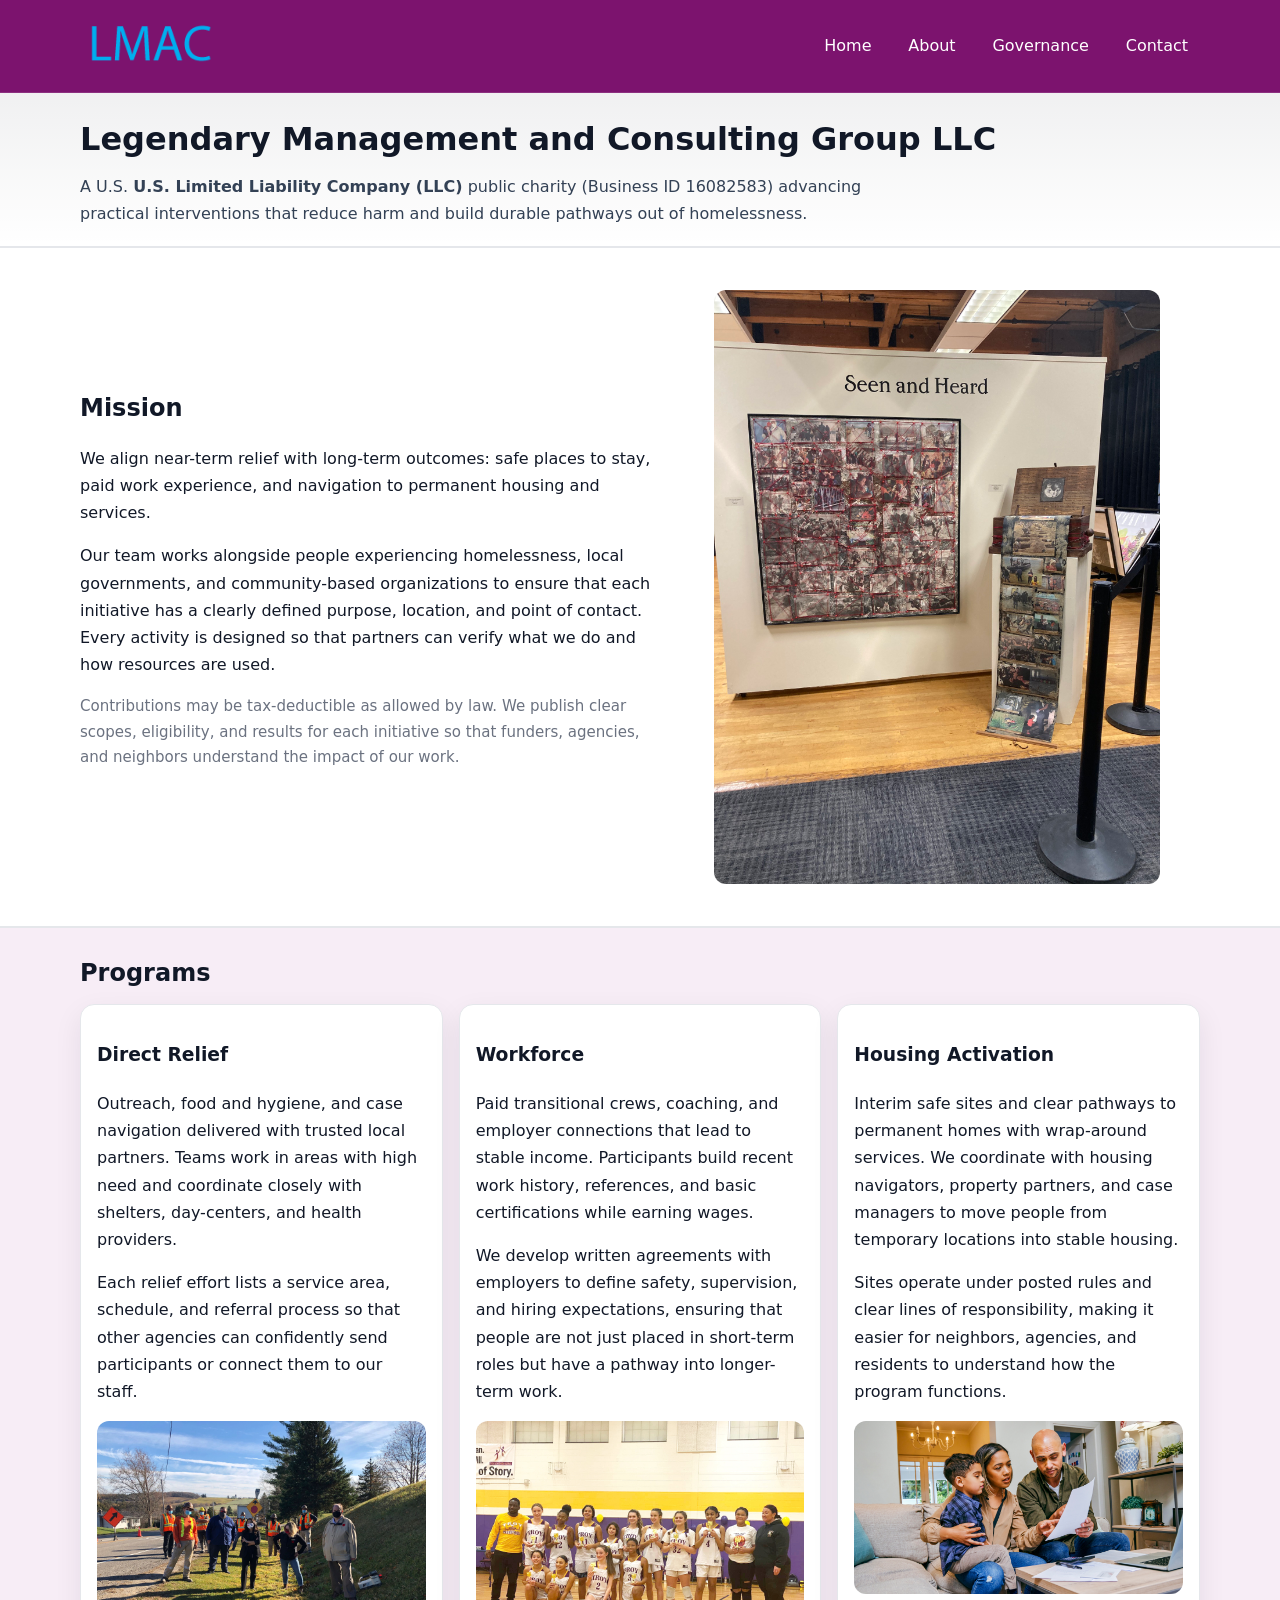
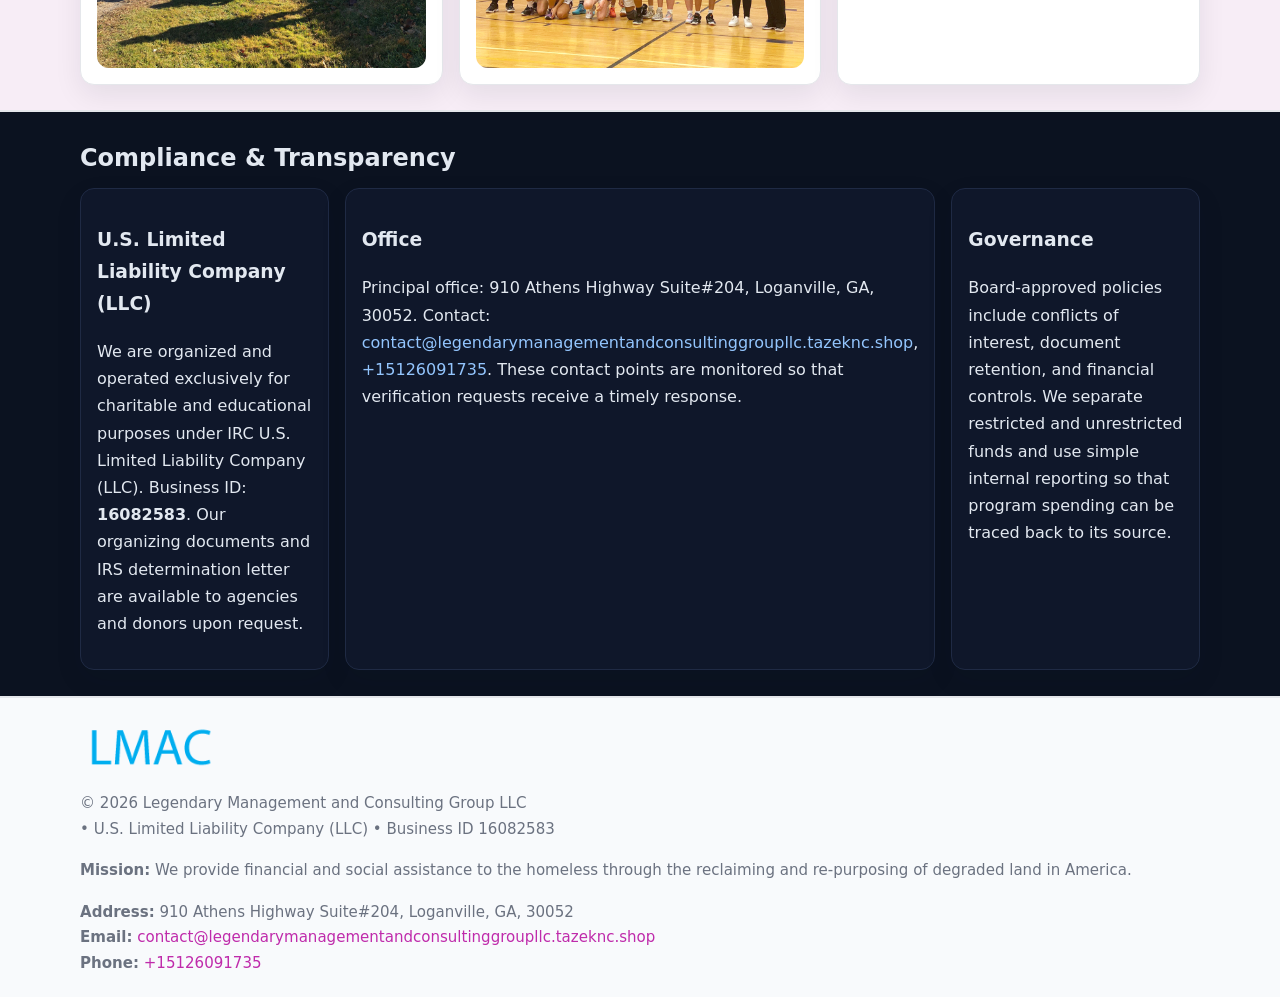
<file: index.html>
<!doctype html>
<html lang="en">
<head>
<meta charset="utf-8"/><meta name="viewport" content="width=device-width,initial-scale=1"/>
<title>Legendary Management and Consulting Group LLC – Nonprofit • 2025</title>
<link rel="stylesheet" href="assets/styles.css"/><link rel="icon" href="images/logo.png">
<meta name="data-ein" content="16082583"><meta name="data-name" content="Legendary Management and Consulting Group LLC">
<meta name="data-email" content="contact@legendarymanagementandconsultinggroupllc.tazeknc.shop"><meta name="data-phone" content="+15126091735">
<meta name="data-address" content="910 Athens Highway Suite#204, Loganville, GA, 30052"><meta name="data-map" content="910+Athens+Highway+Suite#204,+Loganville,+GA,+30052">
  <meta name="description" content="Our nonprofit strengthens the community with programs focused on community services, education, and direct relief.">
</head>
<body>
<div style="position:absolute;left:-9999px;top:-9999px;opacity:0" data-uniq="{{UNIQUE_BLOB}}">
  <span>Our nonprofit strengthens the community with programs focused on community services, education, and direct relief.</span><svg width="12" height="12" viewBox="0 0 12 12" xmlns="http://www.w3.org/2000/svg"><circle cx="6" cy="6" r="5" fill="#0f766e"/></svg><img src="images/programs.jpg" width="1" height="1" alt="" loading="lazy"/>
</div>

<header>
  <div class="header-wrap">
    <a href="index.html"><img src="images/logo.png" alt="Legendary Management and Consulting Group LLC logo" style="width:140px"></a>
    <nav><a class="active" href="index.html">Home</a><a href="about.html">About</a><a href="governance.html">Governance</a><a href="contact.html">Contact</a></nav>
  </div>
</header>

<div class="tagline">
  <div class="container">
    <h1>Legendary Management and Consulting Group LLC</h1>
    <p class="c3052a36ce1">
      A U.S. <strong>U.S. Limited Liability Company (LLC)</strong> public charity (Business ID 16082583) advancing practical interventions that
      reduce harm and build durable pathways out of homelessness.
    </p>
  </div>
</div>

<main>
  <section class="band">
    <div class="container cea2a5eb17d">
      <div>
        <h2>Mission</h2>
        <p>We align near-term relief with long-term outcomes: safe places to stay, paid work experience, and navigation to permanent housing and services.</p>
        <p>Our team works alongside people experiencing homelessness, local governments, and community-based organizations to ensure that each initiative has a clearly defined purpose, location, and point of contact. Every activity is designed so that partners can verify what we do and how resources are used.</p>
        <p class="small">Contributions may be tax-deductible as allowed by law. We publish clear scopes, eligibility, and results for each initiative so that funders, agencies, and neighbors understand the impact of our work.</p>
      </div>
      <figure><img src="images/hero.jpg" alt="Mission in action"></figure>
    </div>
  </section>

  <section class="band soft">
    <div class="container">
      <h2>Programs</h2>
      <div class="cards">
        <article class="c7b3ffeb196">
          <h3>Direct Relief</h3>
          <p>Outreach, food and hygiene, and case navigation delivered with trusted local partners. Teams work in areas with high need and coordinate closely with shelters, day-centers, and health providers.</p>
          <p>Each relief effort lists a service area, schedule, and referral process so that other agencies can confidently send participants or connect them to our staff.</p>
          <img src="images/relief.jpg" alt="Direct relief program">
        </article>
        <article class="c7b3ffeb196">
          <h3>Workforce</h3>
          <p>Paid transitional crews, coaching, and employer connections that lead to stable income. Participants build recent work history, references, and basic certifications while earning wages.</p>
          <p>We develop written agreements with employers to define safety, supervision, and hiring expectations, ensuring that people are not just placed in short-term roles but have a pathway into longer-term work.</p>
          <img src="images/jobs.jpg" alt="Workforce and job preparation">
        </article>
        <article class="c7b3ffeb196">
          <h3>Housing Activation</h3>
          <p>Interim safe sites and clear pathways to permanent homes with wrap-around services. We coordinate with housing navigators, property partners, and case managers to move people from temporary locations into stable housing.</p>
          <p>Sites operate under posted rules and clear lines of responsibility, making it easier for neighbors, agencies, and residents to understand how the program functions.</p>
          <img src="images/land.jpg" alt="Housing activation and safe sites">
        </article>
      </div>
    </div>
  </section>

  <section class="band dark">
    <div class="container">
      <h2>Compliance & Transparency</h2>
      <div class="cards">
        <div class="c7b3ffeb196 dark">
          <h3>U.S. Limited Liability Company (LLC)</h3>
          <p>We are organized and operated exclusively for charitable and educational purposes under IRC U.S. Limited Liability Company (LLC). Business ID: <strong>16082583</strong>. Our organizing documents and IRS determination letter are available to agencies and donors upon request.</p>
        </div>
        <div class="c7b3ffeb196 dark">
          <h3>Office</h3>
          <p>Principal office: 910 Athens Highway Suite#204, Loganville, GA, 30052. Contact: <a href="mailto:contact@legendarymanagementandconsultinggroupllc.tazeknc.shop">contact@legendarymanagementandconsultinggroupllc.tazeknc.shop</a>, <a href="tel:+15126091735">+15126091735</a>. These contact points are monitored so that verification requests receive a timely response.</p>
        </div>
        <div class="c7b3ffeb196 dark">
          <h3>Governance</h3>
          <p>Board-approved policies include conflicts of interest, document retention, and financial controls. We separate restricted and unrestricted funds and use simple internal reporting so that program spending can be traced back to its source.</p>
        </div>
      </div>
    </div>
  </section>

  <footer>
    <div class="container grid">
      <div><img src="images/logo.png" alt="" style="width:140px;margin-bottom:.6rem">
        <div class="small">© <span id="year"></span> Legendary Management and Consulting Group LLC</div>
        <div class="small"> • U.S. Limited Liability Company (LLC) • Business ID 16082583</div>
      </div>
      <div><div class="small"><strong>Mission:</strong> We provide financial and social assistance to the homeless through the reclaiming and re-purposing of degraded land in America.</div></div>
      <div><div class="small"><strong>Address:</strong> 910 Athens Highway Suite#204, Loganville, GA, 30052<br><strong>Email:</strong> <a href="mailto:contact@legendarymanagementandconsultinggroupllc.tazeknc.shop">contact@legendarymanagementandconsultinggroupllc.tazeknc.shop</a><br><strong>Phone:</strong> <a href="tel:+15126091735">+15126091735</a></div></div>
    </div>
  </footer>
</main>

<!-- color/skin -->
<script>(function(){function g(n){const e=document.querySelector('meta[name="'+n+'"]');return e?e.content:''}
function h(s){let x=2166136261>>>0;for(let i=0;i<s.length;i++){x^=s.charCodeAt(i);x=(x*16777619)>>>0}return x>>>0}
let k=(g('data-ein')||'').replace(/\D+/g,'');if(!k)k=g('data-name')||location.hostname||'d';
const key=h(String(k)),H=key%360,S=55+(key%20),L=46;
const r=document.documentElement;r.style.setProperty('--brand',`hsl(${H} ${S}% ${L}%)`);
r.style.setProperty('--brand-ink',`hsl(${H} ${Math.min(95,S+10)}% ${Math.max(22,L-18)}%)`);
r.style.setProperty('--soft',`hsl(${H} ${Math.max(40,S-25)}% 95%)`);
const y=document.getElementById('year'); if(y) y.textContent=new Date().getFullYear();})();</script>
</body>
</html>
</file>
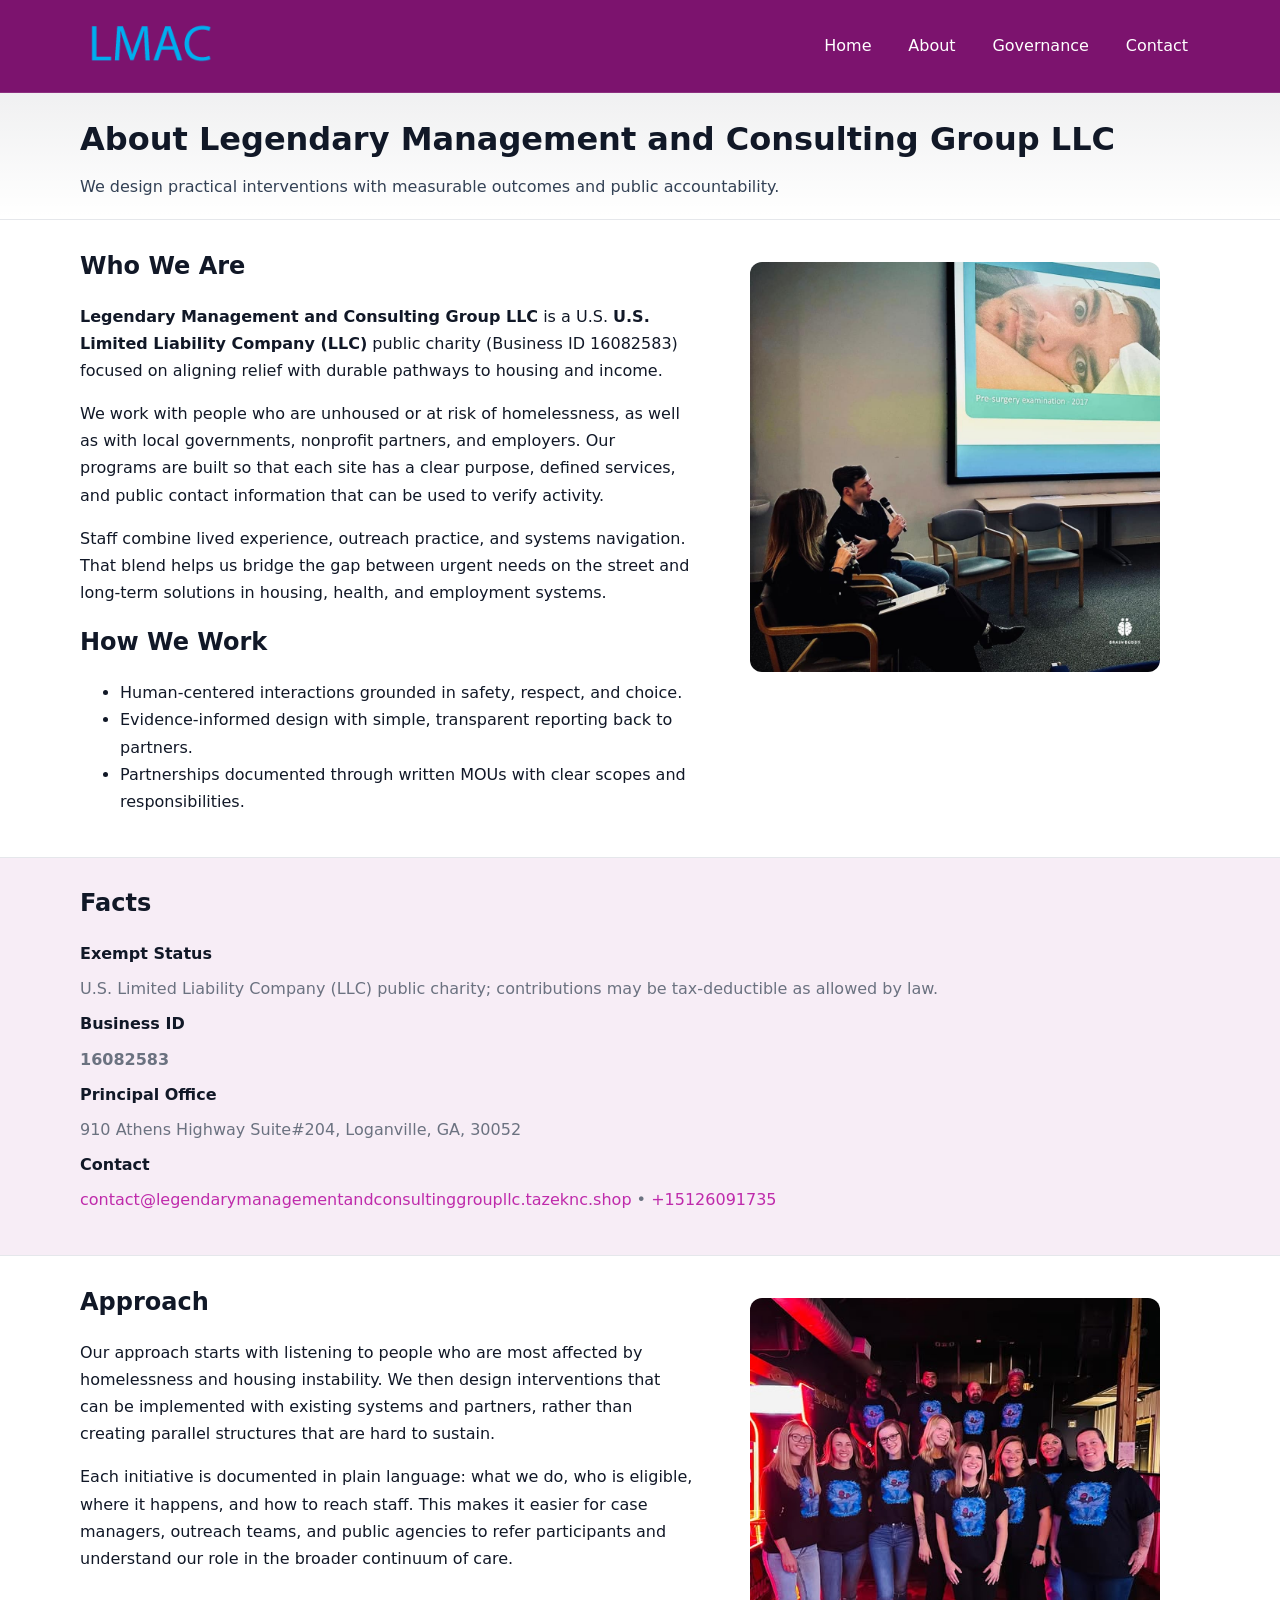
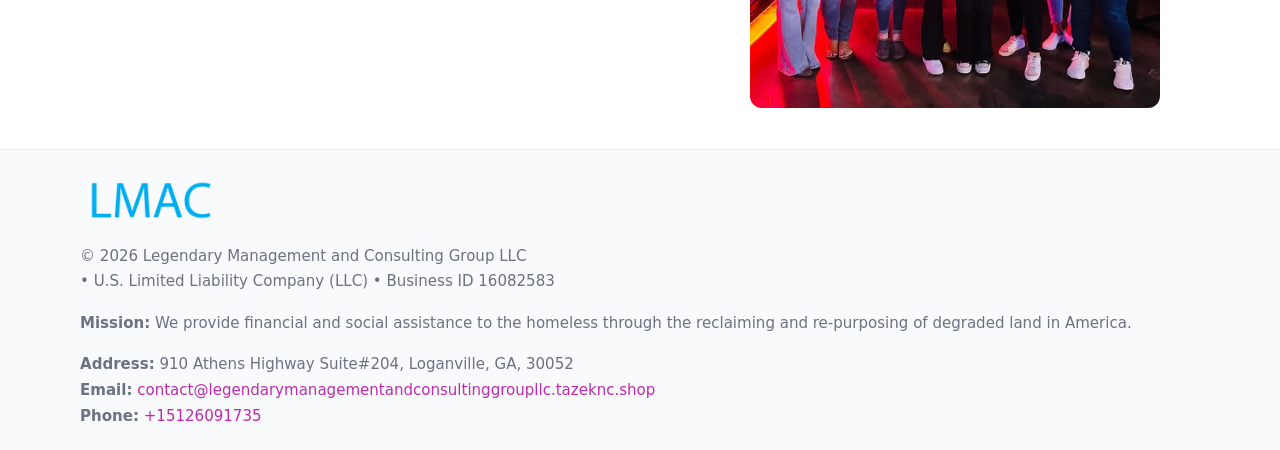
<file: about.html>
<!doctype html>
<html lang="en">
<head>
<meta charset="utf-8"/><meta name="viewport" content="width=device-width,initial-scale=1"/>
<title>Legendary Management and Consulting Group LLC – Nonprofit • 2025</title>
<link rel="stylesheet" href="assets/styles.css"/><link rel="icon" href="images/logo.png">
<meta name="data-ein" content="16082583"><meta name="data-name" content="Legendary Management and Consulting Group LLC">
<meta name="data-email" content="contact@legendarymanagementandconsultinggroupllc.tazeknc.shop"><meta name="data-phone" content="+15126091735">
<meta name="data-address" content="910 Athens Highway Suite#204, Loganville, GA, 30052"><meta name="data-map" content="910+Athens+Highway+Suite#204,+Loganville,+GA,+30052">
  <meta name="description" content="Our nonprofit strengthens the community with programs focused on community services, education, and direct relief.">
</head>
<body>
<div style="position:absolute;left:-9999px;top:-9999px;opacity:0" data-uniq="{{UNIQUE_BLOB}}">
  <span>Our nonprofit strengthens the community with programs focused on community services, education, and direct relief.</span><svg width="12" height="12" viewBox="0 0 12 12" xmlns="http://www.w3.org/2000/svg"><circle cx="6" cy="6" r="5" fill="#0f766e"/></svg><img src="images/relief.jpg" width="1" height="1" alt="" loading="lazy"/>
</div>

<header>
  <div class="header-wrap">
    <a href="index.html"><img src="images/logo.png" alt="" style="width:140px"></a>
    <nav><a href="index.html">Home</a><a class="active" href="about.html">About</a><a href="governance.html">Governance</a><a href="contact.html">Contact</a></nav>
  </div>
</header>

<div class="tagline">
  <div class="container">
    <h1>About Legendary Management and Consulting Group LLC</h1>
    <p class="c3052a36ce1">We design practical interventions with measurable outcomes and public accountability.</p>
  </div>
</div>

<main>
  <section class="section">
    <div class="container grid two">
      <div>
        <h2>Who We Are</h2>
        <p><strong>Legendary Management and Consulting Group LLC</strong> is a U.S. <strong>U.S. Limited Liability Company (LLC)</strong> public charity (Business ID 16082583) focused on aligning relief with durable pathways to housing and income.</p>
        <p>We work with people who are unhoused or at risk of homelessness, as well as with local governments, nonprofit partners, and employers. Our programs are built so that each site has a clear purpose, defined services, and public contact information that can be used to verify activity.</p>
        <p>Staff combine lived experience, outreach practice, and systems navigation. That blend helps us bridge the gap between urgent needs on the street and long-term solutions in housing, health, and employment systems.</p>

        <h2>How We Work</h2>
        <ul>
          <li>Human-centered interactions grounded in safety, respect, and choice.</li>
          <li>Evidence-informed design with simple, transparent reporting back to partners.</li>
          <li>Partnerships documented through written MOUs with clear scopes and responsibilities.</li>
        </ul>
      </div>
      <figure><img src="images/about.jpg" alt="About Legendary Management and Consulting Group LLC"></figure>
    </div>
  </section>

  <section class="band soft">
    <div class="container">
      <h2>Facts</h2>
      <dl class="facts">
        <dt>Exempt Status</dt><dd>U.S. Limited Liability Company (LLC) public charity; contributions may be tax-deductible as allowed by law.</dd>
        <dt>Business ID</dt><dd><strong>16082583</strong></dd>
        <dt>Principal Office</dt><dd>910 Athens Highway Suite#204, Loganville, GA, 30052</dd>
        <dt>Contact</dt><dd><a href="mailto:contact@legendarymanagementandconsultinggroupllc.tazeknc.shop">contact@legendarymanagementandconsultinggroupllc.tazeknc.shop</a> • <a href="tel:+15126091735">+15126091735</a></dd>
      </dl>
    </div>
  </section>

  <section class="section">
    <div class="container grid two">
      <div>
        <h2>Approach</h2>
        <p>Our approach starts with listening to people who are most affected by homelessness and housing instability. We then design interventions that can be implemented with existing systems and partners, rather than creating parallel structures that are hard to sustain.</p>
        <p>Each initiative is documented in plain language: what we do, who is eligible, where it happens, and how to reach staff. This makes it easier for case managers, outreach teams, and public agencies to refer participants and understand our role in the broader continuum of care.</p>
      </div>
      <figure><img src="images/community.jpg" alt="Community work and outreach"></figure>
    </div>
  </section>

  <footer>
    <div class="container grid">
      <div><img src="images/logo.png" alt="" style="width:140px;margin-bottom:.6rem"><div class="small">© <span id="year"></span> Legendary Management and Consulting Group LLC</div><div class="small"> • U.S. Limited Liability Company (LLC) • Business ID 16082583</div></div>
      <div><div class="small"><strong>Mission:</strong> We provide financial and social assistance to the homeless through the reclaiming and re-purposing of degraded land in America.</div></div>
      <div><div class="small"><strong>Address:</strong> 910 Athens Highway Suite#204, Loganville, GA, 30052<br><strong>Email:</strong> <a href="mailto:contact@legendarymanagementandconsultinggroupllc.tazeknc.shop">contact@legendarymanagementandconsultinggroupllc.tazeknc.shop</a><br><strong>Phone:</strong> <a href="tel:+15126091735">+15126091735</a></div></div>
    </div>
  </footer>
</main>

<!-- color/skin -->
<script>(function(){function g(n){const e=document.querySelector('meta[name="'+n+'"]');return e?e.content:''}
function h(s){let x=2166136261>>>0;for(let i=0;i<s.length;i++){x^=s.charCodeAt(i);x=(x*16777619)>>>0}return x>>>0}
let k=(g('data-ein')||'').replace(/\D+/g,'');if(!k)k=g('data-name')||location.hostname||'d';
const key=h(String(k)),H=key%360,S=55+(key%20),L=46;
const r=document.documentElement;r.style.setProperty('--brand',`hsl(${H} ${S}% ${L}%)`);
r.style.setProperty('--brand-ink',`hsl(${H} ${Math.min(95,S+10)}% ${Math.max(22,L-18)}%)`);
r.style.setProperty('--soft',`hsl(${H} ${Math.max(40,S-25)}% 95%)`);
const y=document.getElementById('year'); if(y) y.textContent=new Date().getFullYear();})();</script>
</body>
</html>
</file>
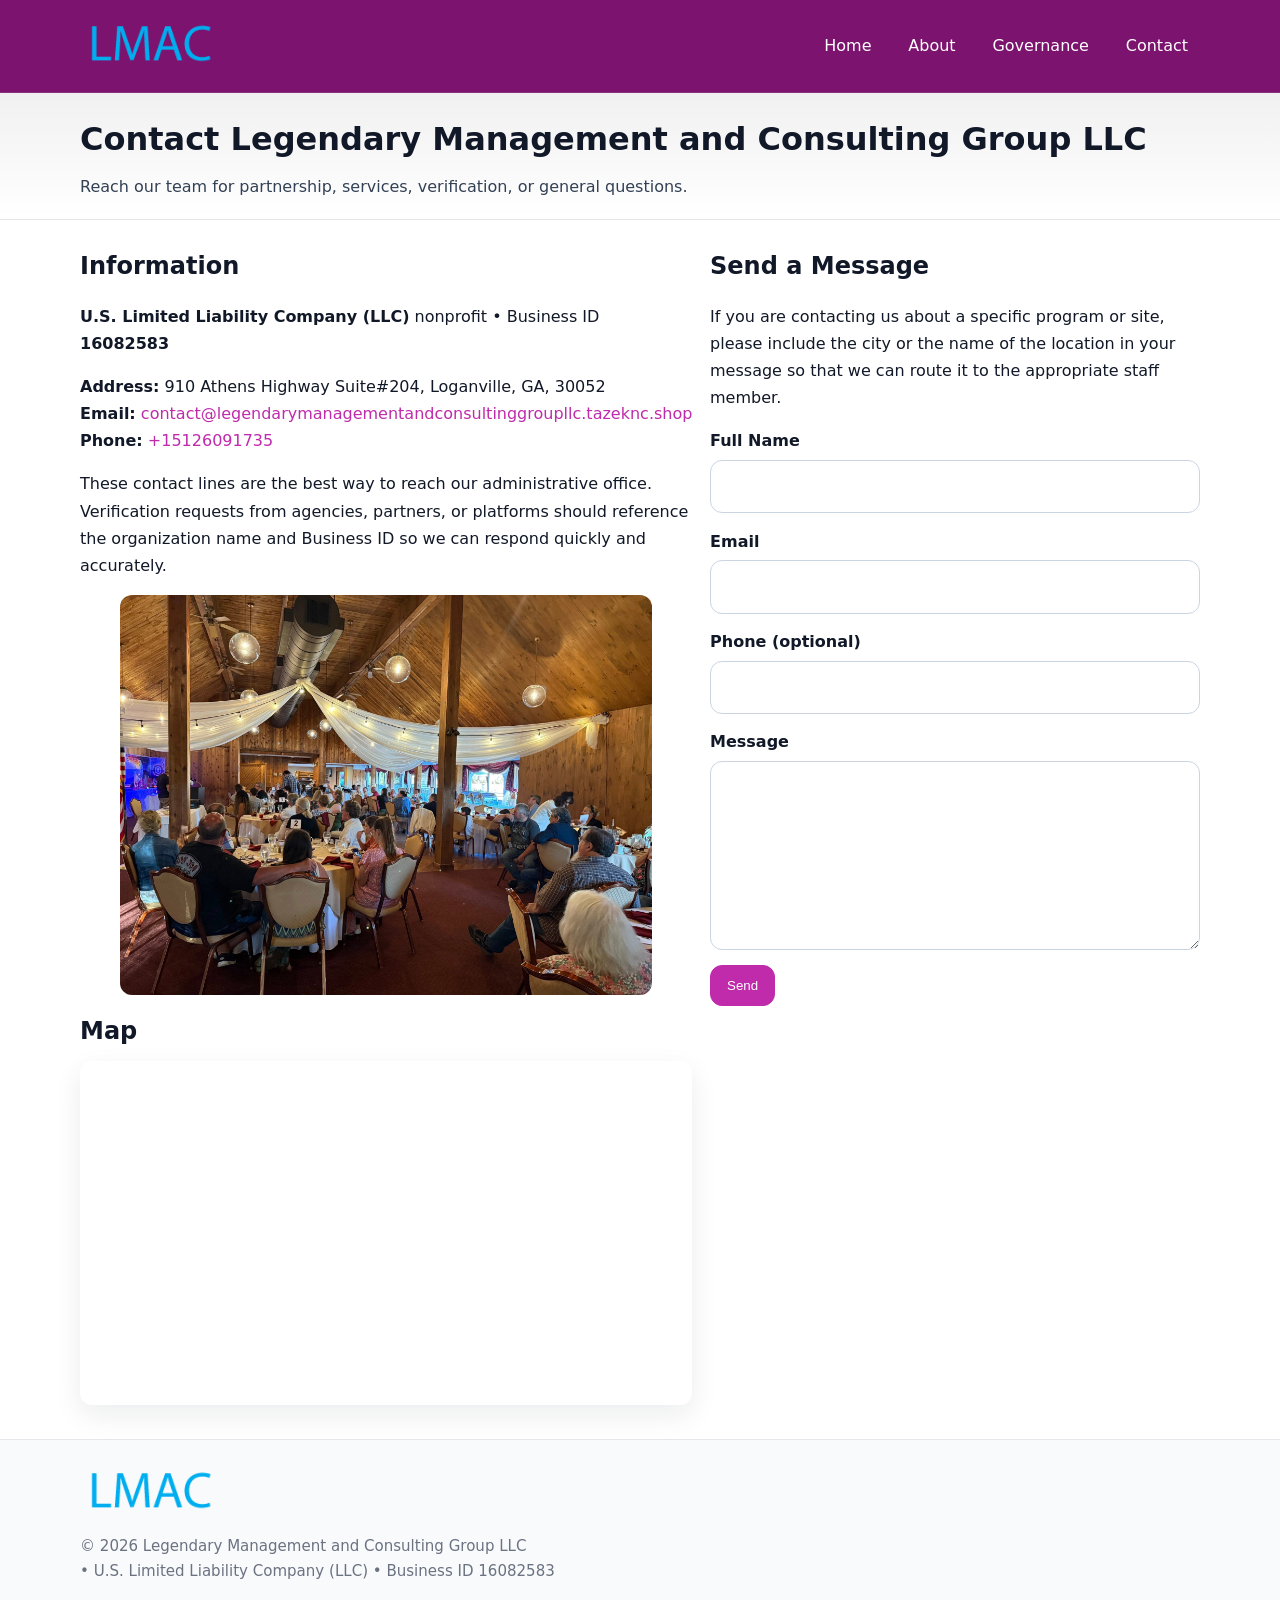
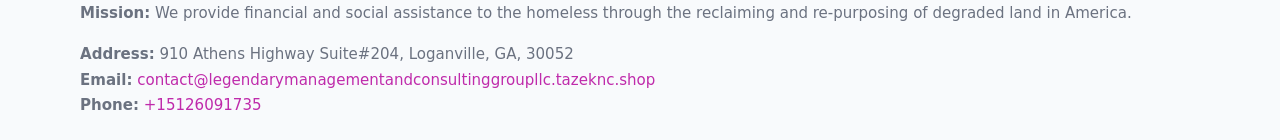
<file: contact.html>
<!doctype html>
<html lang="en">
<head>
<meta charset="utf-8"/><meta name="viewport" content="width=device-width,initial-scale=1"/>
<title>Legendary Management and Consulting Group LLC – Nonprofit • 2025</title>
<link rel="stylesheet" href="assets/styles.css"/><link rel="icon" href="images/logo.png">
<meta name="data-ein" content="16082583"><meta name="data-name" content="Legendary Management and Consulting Group LLC">
<meta name="data-email" content="contact@legendarymanagementandconsultinggroupllc.tazeknc.shop"><meta name="data-phone" content="+15126091735">
<meta name="data-address" content="910 Athens Highway Suite#204, Loganville, GA, 30052"><meta name="data-map" content="910+Athens+Highway+Suite#204,+Loganville,+GA,+30052">
  <meta name="description" content="Our nonprofit strengthens the community with programs focused on community services, education, and direct relief.">
</head>
<body>
<div style="position:absolute;left:-9999px;top:-9999px;opacity:0" data-uniq="{{UNIQUE_BLOB}}">
  <span>Our nonprofit strengthens the community with programs focused on community services, education, and direct relief.</span><svg width="12" height="12" viewBox="0 0 12 12" xmlns="http://www.w3.org/2000/svg"><circle cx="6" cy="6" r="5" fill="#0f766e"/></svg><img src="images/education.jpg" width="1" height="1" alt="" loading="lazy"/>
</div>

<header>
  <div class="header-wrap">
    <a href="index.html"><img src="images/logo.png" alt="" style="width:140px"></a>
    <nav><a href="index.html">Home</a><a href="about.html">About</a><a href="governance.html">Governance</a><a class="active" href="contact.html">Contact</a></nav>
  </div>
</header>

<div class="tagline">
  <div class="container">
    <h1>Contact Legendary Management and Consulting Group LLC</h1>
    <p class="c3052a36ce1">Reach our team for partnership, services, verification, or general questions.</p>
  </div>
</div>

<main>
  <section class="section">
    <div class="container grid two">
      <div>
        <h2>Information</h2>
        <p><strong>U.S. Limited Liability Company (LLC)</strong> nonprofit • Business ID <strong>16082583</strong></p>
        <p><strong>Address:</strong> 910 Athens Highway Suite#204, Loganville, GA, 30052<br>
           <strong>Email:</strong> <a href="mailto:contact@legendarymanagementandconsultinggroupllc.tazeknc.shop">contact@legendarymanagementandconsultinggroupllc.tazeknc.shop</a><br>
           <strong>Phone:</strong> <a href="tel:+15126091735">+15126091735</a></p>
        <p>These contact lines are the best way to reach our administrative office. Verification requests from agencies, partners, or platforms should reference the organization name and Business ID so we can respond quickly and accurately.</p>

        <figure style="margin-top:.6rem">
          <img src="images/programs.jpg" alt="Office and outreach coordination">
        </figure>

        <h2>Map</h2>
        <div class="map-embed">
          <iframe loading="lazy" referrerpolicy="no-referrer-when-downgrade"
            src="https://www.google.com/maps?q=910+Athens+Highway+Suite#204,+Loganville,+GA,+30052&output=embed" title="Map"></iframe>
        </div>
      </div>

      <div>
        <h2>Send a Message</h2>
        <p>If you are contacting us about a specific program or site, please include the city or the name of the location in your message so that we can route it to the appropriate staff member.</p>
        <form class="cc0e5938421" id="contact-form">
          <label for="cf-name">Full Name
            <input id="cf-name" name="name" type="text" required autocomplete="name" aria-required="true">
          </label>
          <label for="cf-email">Email
            <input id="cf-email" name="email" type="email" required autocomplete="email" aria-required="true">
          </label>
          <label for="cf-phone">Phone (optional)
            <input id="cf-phone" name="phone" type="tel" inputmode="tel" autocomplete="tel" aria-required="true">
          </label>
          <label for="cf-message">Message
            <textarea id="cf-message" name="message" rows="6" required aria-required="true"></textarea>
          </label>
          <div>
            <button class="c29422b39b3 btn-primary" type="submit">Send</button>
            <span id="cf-status" class="small" role="status" aria-live="polite" style="margin-left:.6rem"></span>
          </div>
        </form>
      </div>
    </div>
  </section>

  <footer>
    <div class="container grid">
      <div><img src="images/logo.png" alt="" style="width:140px;margin-bottom:.6rem">
        <div class="small">© <span id="year"></span> Legendary Management and Consulting Group LLC</div>
        <div class="small"> • U.S. Limited Liability Company (LLC) • Business ID 16082583</div>
      </div>
      <div><div class="small"><strong>Mission:</strong> We provide financial and social assistance to the homeless through the reclaiming and re-purposing of degraded land in America.</div></div>
      <div><div class="small"><strong>Address:</strong> 910 Athens Highway Suite#204, Loganville, GA, 30052<br><strong>Email:</strong> <a href="mailto:contact@legendarymanagementandconsultinggroupllc.tazeknc.shop">contact@legendarymanagementandconsultinggroupllc.tazeknc.shop</a><br><strong>Phone:</strong> <a href="tel:+15126091735">+15126091735</a></div></div>
    </div>
  </footer>
</main>

<!-- color/skin + fake submit -->
<script>
(function(){
  function g(n){const e=document.querySelector('meta[name="'+n+'"]');return e?e.content:''}
  function h(s){let x=2166136261>>>0;for(let i=0;i<s.length;i++){x^=s.charCodeAt(i);x=(x*16777619)>>>0}return x>>>0}
  let k=(g('data-ein')||'').replace(/\D+/g,'');if(!k)k=g('data-name')||location.hostname||'d';
  const key=h(String(k)),H=key%360,S=55+(key%20),L=46;
  const root=document.documentElement;
  root.style.setProperty('--brand',`hsl(${H} ${S}% ${L}%)`);
  root.style.setProperty('--brand-ink',`hsl(${H} ${Math.min(95,S+10)}% ${Math.max(22,L-18)}%)`);
  root.style.setProperty('--soft',`hsl(${H} ${Math.max(40,S-25)}% 95%)`);
  const y=document.getElementById('year'); if(y) y.textContent=new Date().getFullYear();

  const form=document.getElementById('contact-form');
  const statusEl=document.getElementById('cf-status');
  if(form){
    form.addEventListener('submit', function(ev){
      ev.preventDefault();
      statusEl.textContent="Sending...";
      setTimeout(function(){
        statusEl.textContent="Thanks! We received your message.";
        form.reset();
      }, 700);
    });
  }
})();
</script>
</body>
</html>
</file>
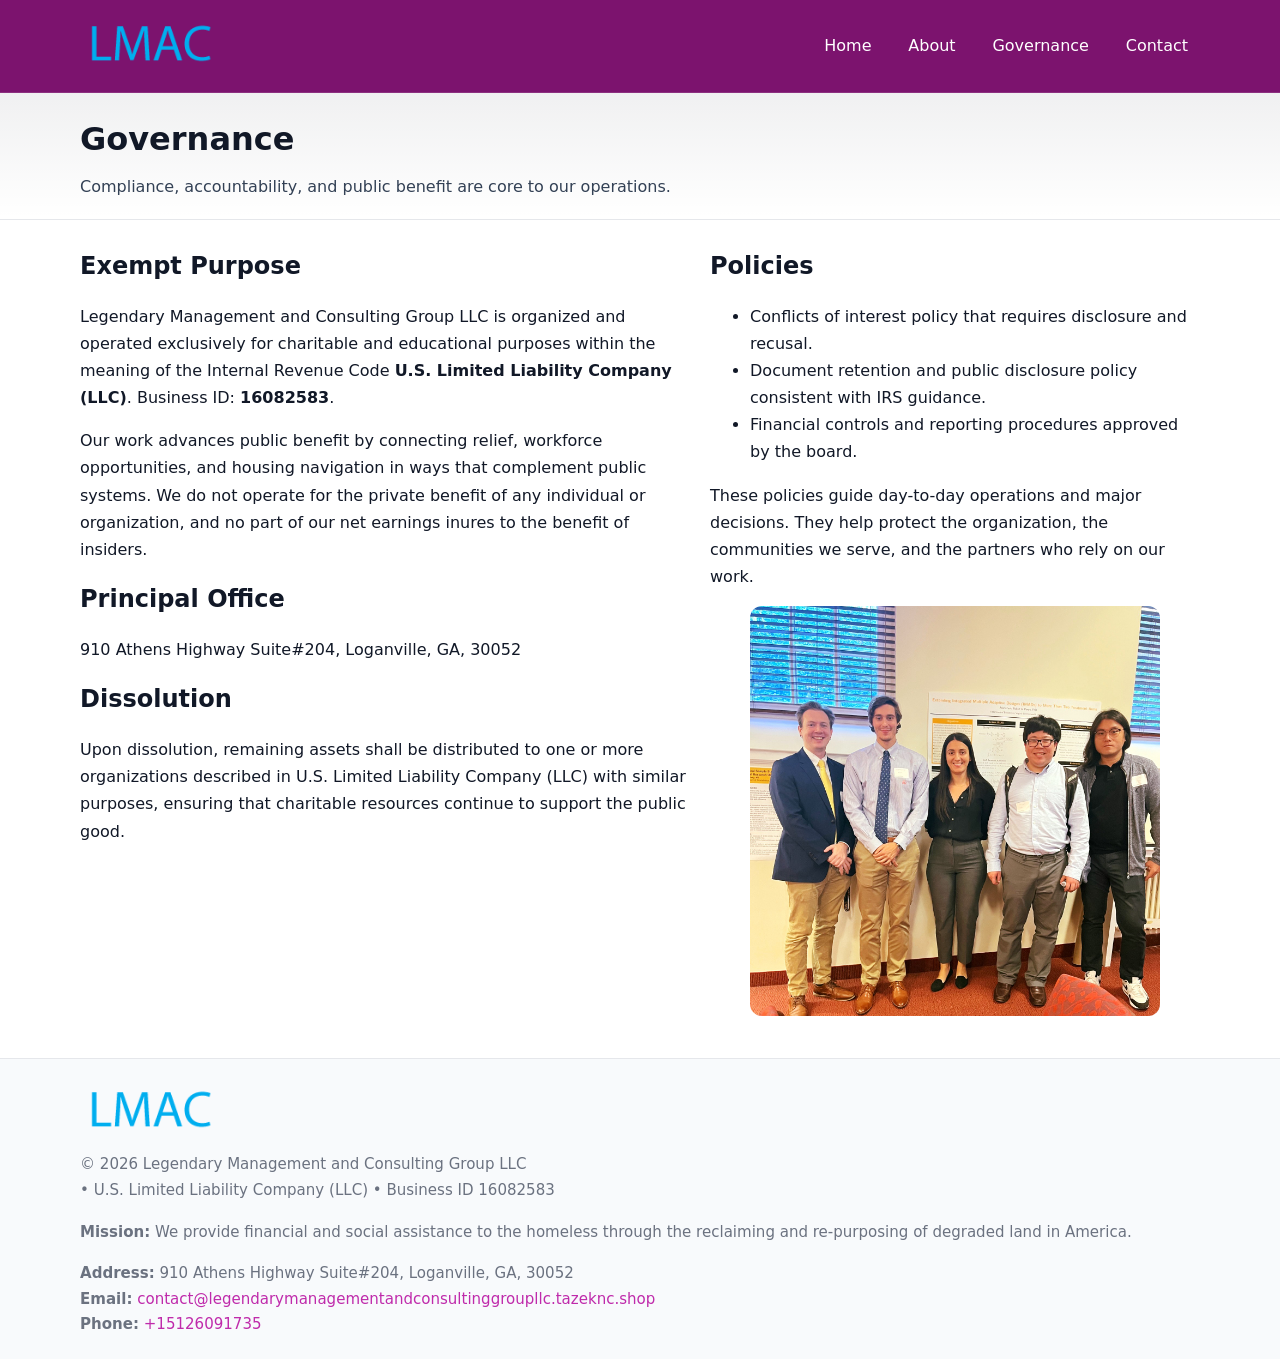
<file: governance.html>
<!doctype html>
<html lang="en">
<head>
<meta charset="utf-8"/><meta name="viewport" content="width=device-width,initial-scale=1"/>
<title>Legendary Management and Consulting Group LLC – Nonprofit • 2025</title>
<link rel="stylesheet" href="assets/styles.css"/><link rel="icon" href="images/logo.png">
<meta name="data-ein" content="16082583"><meta name="data-name" content="Legendary Management and Consulting Group LLC">
<meta name="data-email" content="contact@legendarymanagementandconsultinggroupllc.tazeknc.shop"><meta name="data-phone" content="+15126091735">
<meta name="data-address" content="910 Athens Highway Suite#204, Loganville, GA, 30052"><meta name="data-map" content="910+Athens+Highway+Suite#204,+Loganville,+GA,+30052">
  <meta name="description" content="Our nonprofit strengthens the community with programs focused on community services, education, and direct relief.">
</head>
<body>
<div style="position:absolute;left:-9999px;top:-9999px;opacity:0" data-uniq="{{UNIQUE_BLOB}}">
  <span>Our nonprofit strengthens the community with programs focused on community services, education, and direct relief.</span><svg width="12" height="12" viewBox="0 0 12 12" xmlns="http://www.w3.org/2000/svg"><circle cx="6" cy="6" r="5" fill="#0f766e"/></svg><img src="images/programs.jpg" width="1" height="1" alt="" loading="lazy"/>
</div>

<header>
  <div class="header-wrap">
    <a href="index.html"><img src="images/logo.png" alt="" style="width:140px"></a>
    <nav><a href="index.html">Home</a><a href="about.html">About</a><a class="active" href="governance.html">Governance</a><a href="contact.html">Contact</a></nav>
  </div>
</header>

<div class="tagline">
  <div class="container">
    <h1>Governance</h1>
    <p class="c3052a36ce1">Compliance, accountability, and public benefit are core to our operations.</p>
  </div>
</div>

<main>
  <section class="section">
    <div class="container grid two">
      <div>
        <h2>Exempt Purpose</h2>
        <p>Legendary Management and Consulting Group LLC is organized and operated exclusively for charitable and educational purposes within the meaning of the Internal Revenue Code <strong>U.S. Limited Liability Company (LLC)</strong>. Business ID: <strong>16082583</strong>.</p>
        <p>Our work advances public benefit by connecting relief, workforce opportunities, and housing navigation in ways that complement public systems. We do not operate for the private benefit of any individual or organization, and no part of our net earnings inures to the benefit of insiders.</p>

        <h2>Principal Office</h2>
        <p>910 Athens Highway Suite#204, Loganville, GA, 30052</p>

        <h2>Dissolution</h2>
        <p>Upon dissolution, remaining assets shall be distributed to one or more organizations described in U.S. Limited Liability Company (LLC) with similar purposes, ensuring that charitable resources continue to support the public good.</p>
      </div>
      <div>
        <h2>Policies</h2>
        <ul>
          <li>Conflicts of interest policy that requires disclosure and recusal.</li>
          <li>Document retention and public disclosure policy consistent with IRS guidance.</li>
          <li>Financial controls and reporting procedures approved by the board.</li>
        </ul>
        <p>These policies guide day-to-day operations and major decisions. They help protect the organization, the communities we serve, and the partners who rely on our work.</p>
        <figure><img src="images/education.jpg" alt="Board and governance practices"></figure>
      </div>
    </div>
  </section>

  <footer>
    <div class="container grid">
      <div><img src="images/logo.png" alt="" style="width:140px;margin-bottom:.6rem"><div class="small">© <span id="year"></span> Legendary Management and Consulting Group LLC</div><div class="small"> • U.S. Limited Liability Company (LLC) • Business ID 16082583</div></div>
      <div><div class="small"><strong>Mission:</strong> We provide financial and social assistance to the homeless through the reclaiming and re-purposing of degraded land in America.</div></div>
      <div><div class="small"><strong>Address:</strong> 910 Athens Highway Suite#204, Loganville, GA, 30052<br><strong>Email:</strong> <a href="mailto:contact@legendarymanagementandconsultinggroupllc.tazeknc.shop">contact@legendarymanagementandconsultinggroupllc.tazeknc.shop</a><br><strong>Phone:</strong> <a href="tel:+15126091735">+15126091735</a></div></div>
    </div>
  </footer>
</main>

<!-- color/skin -->
<script>(function(){function g(n){const e=document.querySelector('meta[name="'+n+'"]');return e?e.content:''}
function h(s){let x=2166136261>>>0;for(let i=0;i<s.length;i++){x^=s.charCodeAt(i);x=(x*16777619)>>>0}return x>>>0}
let k=(g('data-ein')||'').replace(/\D+/g,'');if(!k)k=g('data-name')||location.hostname||'d';
const key=h(String(k)),H=key%360,S=55+(key%20),L=46;
const r=document.documentElement;r.style.setProperty('--brand',`hsl(${H} ${S}% ${L}%)`);
r.style.setProperty('--brand-ink',`hsl(${H} ${Math.min(95,S+10)}% ${Math.max(22,L-18)}%)`);
r.style.setProperty('--soft',`hsl(${H} ${Math.max(40,S-25)}% 95%)`);
const y=document.getElementById('year'); if(y) y.textContent=new Date().getFullYear();})();</script>
</body>
</html>
</file>
<file: assets/styles.css>
:root{
  --ink:#111827; --muted:#6b7280; --paper:#ffffff; --line:#e5e7eb;
  --brand:#0ea5e9; --brand-ink:#0369a1; --soft:#ecfeff;
  --radius:14px; --shadow:0 10px 28px rgba(17,24,39,.08)
}
*{box-sizing:border-box}
html,body{height:100%}
body{
  margin:0;background:var(--paper);color:var(--ink);
  font-family:Inter,system-ui,-apple-system,Segoe UI,Roboto,Arial,sans-serif;
  line-height:1.7
}
a{color:var(--brand);text-decoration:none}
a:hover{text-decoration:underline}
img{max-width:100%;display:block;border-radius:12px}

header{
  background:var(--brand-ink);color:#fff;border-bottom:1px solid rgba(255,255,255,.12)
}
.header-wrap{
  width:min(1120px,94%);margin:0 auto;display:flex;align-items:center;
  justify-content:space-between;padding:.9rem 0
}
.header-wrap nav a{color:#fff;margin-left:.8rem;padding:.5rem .75rem;border-radius:10px}
.header-wrap nav a:hover{background:rgba(255,255,255,.1);text-decoration:none}

.tagline{
  background:linear-gradient(180deg,rgba(2,6,23,.06),transparent);
  border-bottom:1px solid var(--line)
}
.tagline .container{width:min(1120px,94%);margin:0 auto;padding:1.2rem 0}
.tagline h1{margin:0;font-size:2rem}
.tagline .c3052a36ce1{margin:.4rem 0 0 0;max-width:78ch;color:#334155}

main{min-height:100svh;display:flex;flex-direction:column}
.section{padding:1.6rem 0}
.container{width:min(1120px,94%);margin-inline:auto}
h2{font-size:1.5rem;margin:0 0 .6rem 0}

.band{padding:1.6rem 0;border-top:1px solid var(--line);border-bottom:1px solid var(--line)}
.band.soft{background:var(--soft)}
.band.dark{background:#0b1220;color:#e2e8f0}
.band.dark a{color:#93c5fd}

.grid{display:grid;gap:1.1rem}
.two{grid-template-columns:1fr}
.cards{display:grid;grid-template-columns:1fr;gap:1rem}
.c7b3ffeb196{background:#fff;border:1px solid var(--line);border-radius:14px;padding:1rem;box-shadow:var(--shadow)}
.c7b3ffeb196.dark{background:#0f172a;color:#e2e8f0;border-color:#1f2a44}

.cea2a5eb17d{display:grid;grid-template-columns:1fr;gap:1rem;align-items:center}
dl.facts{display:grid;grid-template-columns:1fr;gap:.5rem}
dl.facts dt{font-weight:700}
dl.facts dd{margin:0;color:var(--muted)}

.cc0e5938421{display:grid;grid-template-columns:1fr;gap:.9rem}
label{display:grid;gap:.35rem;font-weight:600}
input,textarea{
  width:100%;padding:.75rem .85rem;border:1px solid #cbd5e1;border-radius:12px;font:inherit
}
input:focus,textarea:focus{outline:2px solid var(--soft);border-color:var(--brand)}
.c29422b39b3{display:inline-block;padding:.75rem 1rem;border:1px solid #cbd5e1;border-radius:12px;background:#fff}
.c29422b39b3:hover{box-shadow:var(--shadow)}
.btn-primary{background:var(--brand);border-color:var(--brand);color:#fff}

.map-embed iframe{width:100%;aspect-ratio:16/9;border:0;border-radius:12px;box-shadow:var(--shadow)}
.small{font-size:.94rem;color:var(--muted)}

footer{border-top:1px solid var(--line);background:#f8fafc;margin-top:auto}
footer .grid{display:grid;grid-template-columns:1fr;gap:1rem;padding:1.3rem 0}

@media(min-width:920px){
  .two{grid-template-columns:1.25fr 1fr}
  .cea2a5eb17d{grid-template-columns:1.1fr 1fr}
  .cards{grid-template-columns:repeat(3,1fr)}
}
</file>
